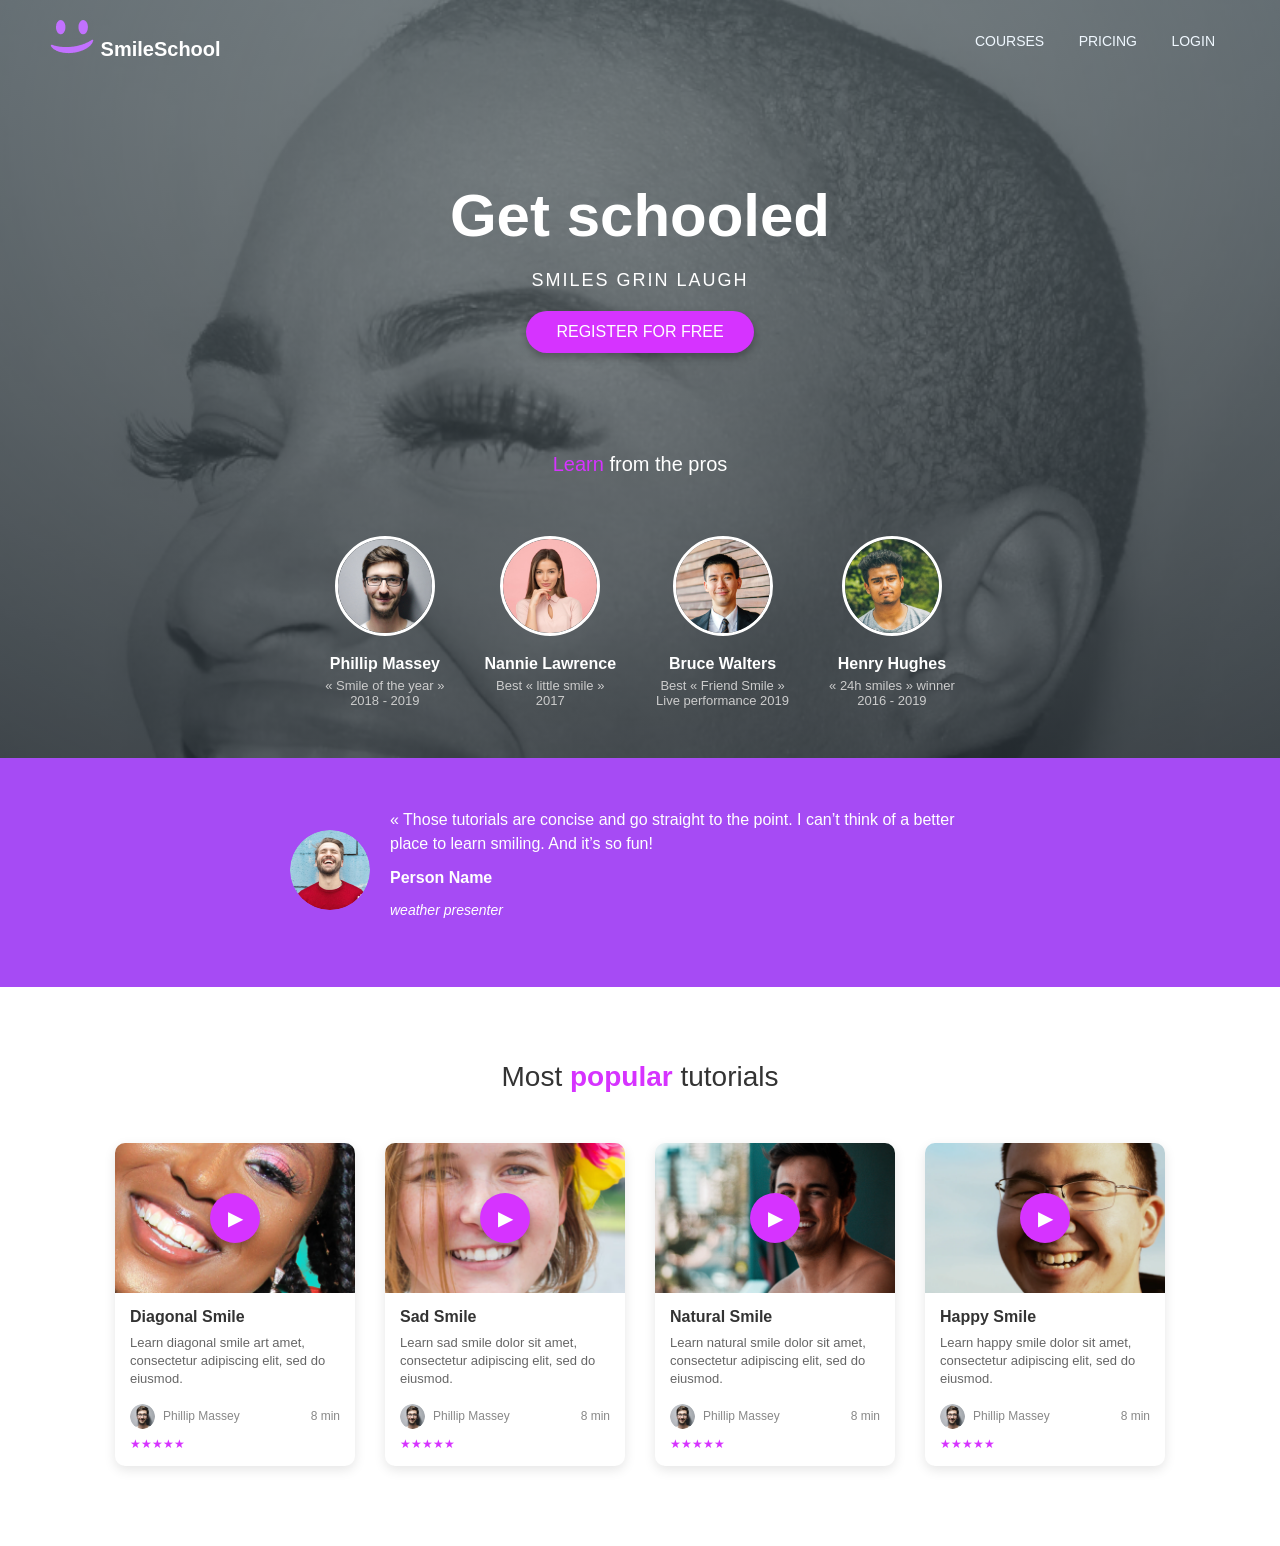
<file: css_advanced/index.html>
<!DOCTYPE html>
<html lang="en">

<head>
    <meta charset="UTF-8">
    <meta name="viewport" content="width=device-width, initial-scale=1.0">
    <title>SmileSchool</title>
    <!-- Link to external CSS -->
    <link rel="stylesheet" href="styles.css">
</head>

<body>
    <header>
        <div class="logo"><img src="images/smile.png"> SmileSchool</div>
        <nav>
            <a href="#">COURSES</a>
            <a href="#">PRICING</a>
            <a href="#">LOGIN</a>
        </nav>
    </header>

    <section class="hero">
        <h1>Get schooled</h1>
        <div class="tags">
            <span>SMILES</span>
            <span>GRIN</span>
            <span>LAUGH</span>
        </div>
        <button><a href="#" class="btn">REGISTER FOR FREE</a></button>
        <div class="subtext"><span class="highlight">Learn</span> from the pros</div>
    </section>

    <section class="profiles">
        <div class="profile">
            <img src="images/1.png" alt="Phillip Massey">
            <h3>Phillip Massey</h3>
            <p>« Smile of the year »<br>2018 - 2019</p>
        </div>
        <div class="profile">
            <img src="images/3.png" alt="Nannie Lawrence">
            <h3>Nannie Lawrence</h3>
            <p>Best « little smile »<br>2017</p>
        </div>
        <div class="profile">
            <img src="images/2.png" alt="Bruce Walters">
            <h3>Bruce Walters</h3>
            <p>Best « Friend Smile »<br>Live performance 2019</p>
        </div>
        <div class="profile">
            <img src="images/4.png" alt="Henry Hughes">
            <h3>Henry Hughes</h3>
            <p>« 24h smiles » winner<br>2016 - 2019</p>
        </div>
    </section>

    <section class="testimonial-section">
        <div class="testimonial-container">
            <img src="images/5.png" alt="Person Image">
            <div class="testimonial-text">
                <p>« Those tutorials are concise and go straight to the point. I can’t think of a better place to learn
                    smiling. And it’s so fun!</p>
                <p class="name">Person Name</p>
                <p class="role">weather presenter</p>
            </div>
        </div>
    </section>
    <section class="tutorials">
        <h2>Most <span class="highlight">popular</span> tutorials</h2>
        <div class="tutorial-list">

            <div class="tutorial-card">
                <div class="thumbnail">
                    <img src="images/9.png" alt="Diagonal Smile">
                    <div class="play-btn">▶</div>
                </div>
                <div class="tutorial-info">
                    <h3>Diagonal Smile</h3>
                    <p>Learn diagonal smile art amet, consectetur adipiscing elit, sed do eiusmod.</p>
                    <div class="tutorial-meta">
                        <div class="author">
                            <img src="images/1.png" alt="Phillip Massey">
                            <span>Phillip Massey</span>
                        </div>
                        <span>8 min</span>
                    </div>
                    <div class="stars">★★★★★</div>
                </div>
            </div>

            <div class="tutorial-card">
                <div class="thumbnail">
                    <img src="images/7.png" alt="Sad Smile">
                    <div class="play-btn">▶</div>
                </div>
                <div class="tutorial-info">
                    <h3>Sad Smile</h3>
                    <p>Learn sad smile dolor sit amet, consectetur adipiscing elit, sed do eiusmod.</p>
                    <div class="tutorial-meta">
                        <div class="author">
                            <img src="images/1.png" alt="Phillip Massey">
                            <span>Phillip Massey</span>
                        </div>
                        <span>8 min</span>
                    </div>
                    <div class="stars">★★★★★</div>
                </div>
            </div>

            <div class="tutorial-card">
                <div class="thumbnail">
                    <img src="images/8.png" alt="Natural Smile">
                    <div class="play-btn">▶</div>
                </div>
                <div class="tutorial-info">
                    <h3>Natural Smile</h3>
                    <p>Learn natural smile dolor sit amet, consectetur adipiscing elit, sed do eiusmod.</p>
                    <div class="tutorial-meta">
                        <div class="author">
                            <img src="images/1.png" alt="Phillip Massey">
                            <span>Phillip Massey</span>
                        </div>
                        <span>8 min</span>
                    </div>
                    <div class="stars">★★★★★</div>
                </div>
            </div>

            <div class="tutorial-card">
                <div class="thumbnail">
                    <img src="images/6.png" alt="Happy Smile">
                    <div class="play-btn">▶</div>
                </div>
                <div class="tutorial-info">
                    <h3>Happy Smile</h3>
                    <p>Learn happy smile dolor sit amet, consectetur adipiscing elit, sed do eiusmod.</p>
                    <div class="tutorial-meta">
                        <div class="author">
                            <img src="images/1.png" alt="Phillip Massey">
                            <span>Phillip Massey</span>
                        </div>
                        <span>8 min</span>
                    </div>
                    <div class="stars">★★★★★</div>
                </div>
            </div>

        </div>
    </section>

</body>

</html>
</file>
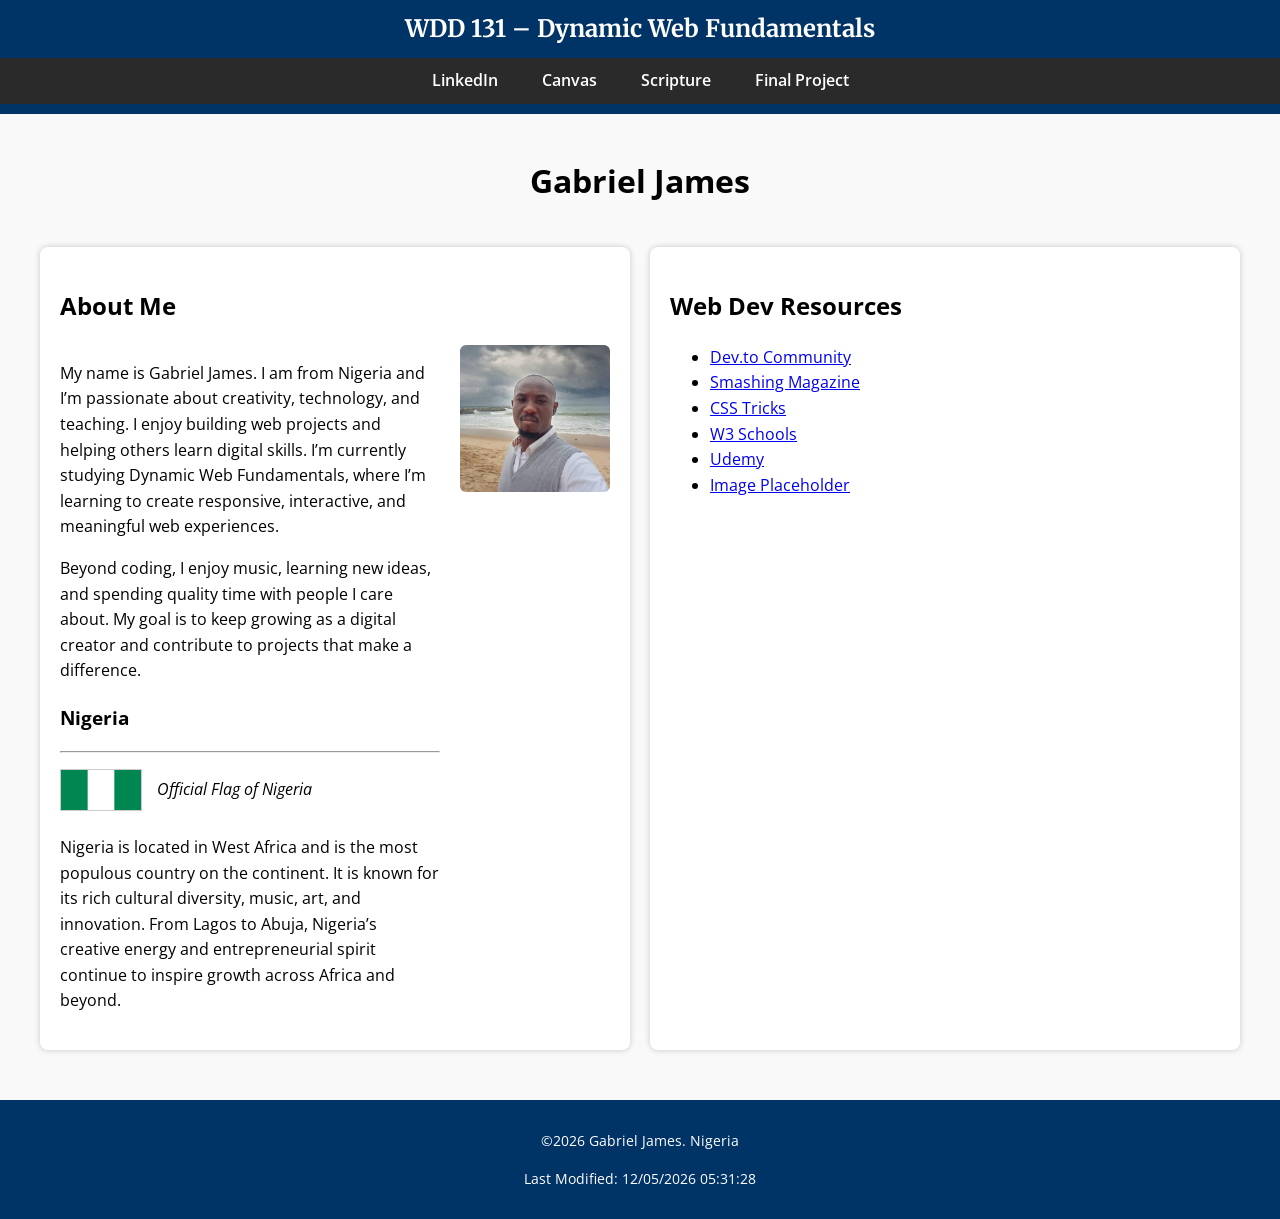
<file: OneDrive/Desktop/wdd131/index.html>
<!DOCTYPE html>
<html lang="en">

<head>
    <meta charset="UTF-8">
    <meta name="viewport" content="width=device-width, initial-scale=1.0">
    <title>WDD 131 – Dynamic Web Fundamentals – Gabriel James</title>
    <meta name="description"
        content="WDD 131 – Dynamic Web Fundamentals Gabriel James Home page with personal information, web development resources, and dynamic content.">
    <meta name="author" content="Gabriel James">
    <link rel="stylesheet" href="styles/base.css">
    <script src="scripts/getdates.js" defer></script>
</head>

<body>
    <header>
        <span id="course-title">WDD 131 – Dynamic Web Fundamentals</span>
        <nav>
            <a href="https://www.linkedin.com/in/gabriel-james-123456789/">LinkedIn</a>
            <a href="https://byupw.instructure.com/">Canvas</a>
            <a href="https://www.churchofjesuschrist.org/study/scriptures/bofm/1-ne/3?lang=eng&id=p7#p7">Scripture</a>
            <a href="#">Final Project</a>
        </nav>
    </header>

    <main>
        <h1>Gabriel James</h1>
        <section class="card">
            <h2>About Me</h2>
            <div class="about-container">
                <div class="text">
                    <p>My name is Gabriel James. I am from Nigeria and I’m passionate about creativity, technology, and
                        teaching.
                        I enjoy building web projects and helping others learn digital skills.
                        I’m currently studying Dynamic Web Fundamentals, where I’m learning to create responsive,
                        interactive, and meaningful web experiences.</p>

                    <p>Beyond coding, I enjoy music, learning new ideas, and spending quality time with people I care
                        about.
                        My goal is to keep growing as a digital creator and contribute to projects that make a
                        difference.</p>

                    <h3>Nigeria</h3>
                    <hr>
                    <div class="flag-section">
                        <img src="images/nigeria-flag.svg" alt="Flag of Nigeria">
                        <p><em>Official Flag of Nigeria</em></p>
                    </div>
                    <p>
                        Nigeria is located in West Africa and is the most populous country on the continent.
                        It is known for its rich cultural diversity, music, art, and innovation.
                        From Lagos to Abuja, Nigeria’s creative energy and entrepreneurial spirit continue to inspire
                        growth across Africa and beyond.
                    </p>
                </div>

                <div class="profile">
                    <img src="images/my-image.jpg" alt="Gabriel James">
                </div>
            </div>
        </section>

        <section class="card">
            <h2>Web Dev Resources</h2>
            <ul>
                <li><a href="https://dev.to" target="_blank">Dev.to Community</a></li>
                <li><a href="https://www.smashingmagazine.com" target="_blank">Smashing Magazine</a></li>
                <li><a href="https://css-tricks.com" target="_blank">CSS Tricks</a></li>
                <li><a href="https://www.w3schools.com" target="_blank">W3 Schools</a></li>
                <li><a href="https://www.udemy.com" target="_blank">Udemy</a></li>
                <li><a href="https://placeholder.com" target="_blank">Image Placeholder</a></li>
            </ul>
        </section>
    </main>

    <footer>
        <p>&copy;<span id="currentyear"></span> Gabriel James. Nigeria</p>
        <p id="lastModified"></p>
    </footer>
</body>

</html>
</file>
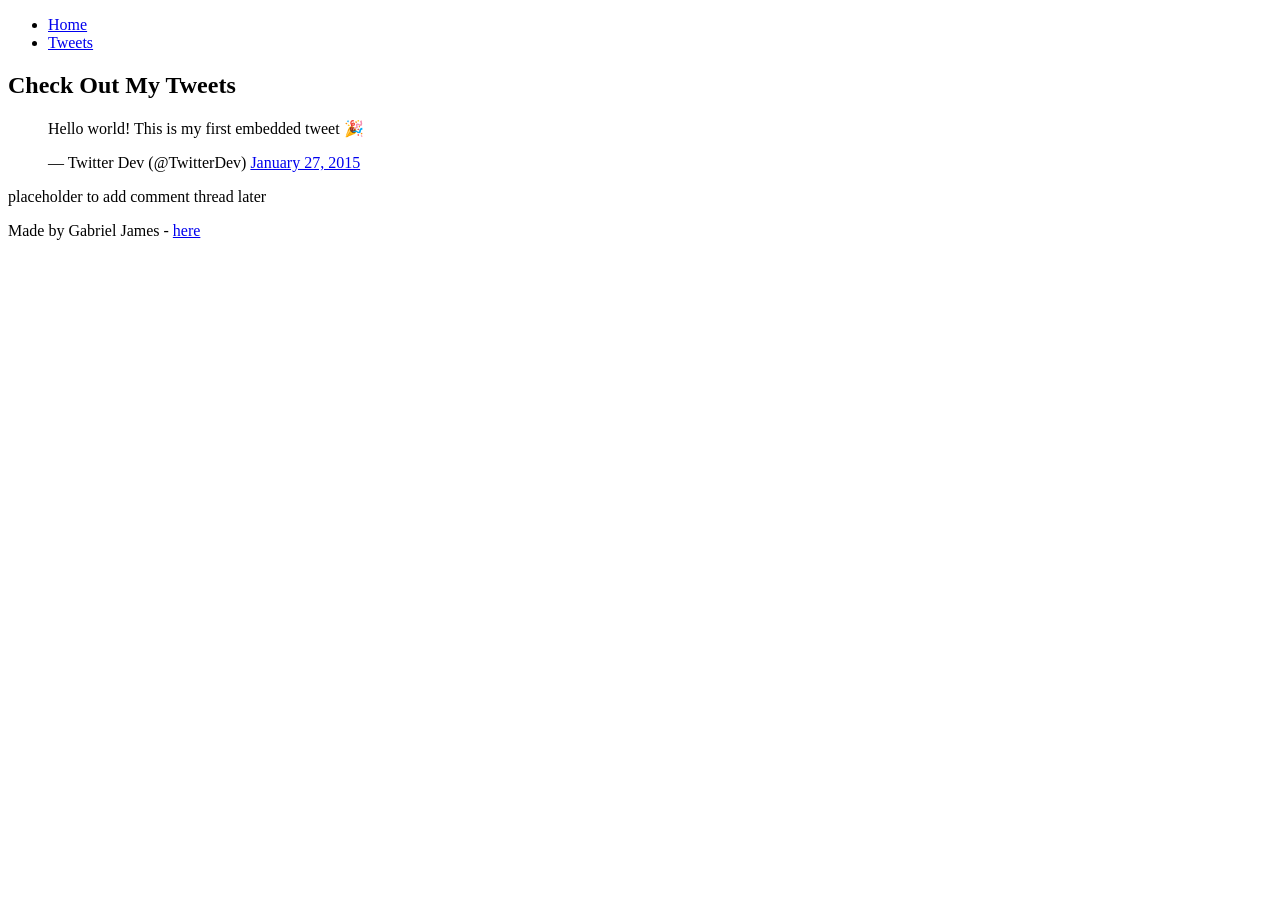
<file: css_basic/tweets.html>
<!DOCTYPE html>
<html lang="en">

<head>
    <meta charset="UTF-8">
    <title>My Tweets</title>
</head>

<body>
    <header>
        <ul>
            <li><a href="index.html">Home</a></li>
            <li><a href="tweets.html">Tweets</a></li>
        </ul>
    </header>

    <main>
        <article>
            <h1>Check Out My Tweets</h1>
            <!-- Embedded Tweet -->
            <blockquote class="twitter-tweet">
                <p lang="en" dir="ltr">Hello world! This is my first embedded tweet 🎉</p>
                &mdash; Twitter Dev (@TwitterDev)
                <a href="https://twitter.com/TwitterDev/status/560070183650213889">January 27, 2015</a>
            </blockquote>
            <script async src="https://platform.twitter.com/widgets.js" charset="utf-8"></script>
        </article>

        <aside>
            <p>placeholder to add comment thread later</p>
        </aside>
    </main>

    <footer>
        <p>Made by Gabriel James - <a href="https://github.com/Gabbyjay20" target="_blank">here</a></p>
    </footer>
</body>

</html>
</file>
<file: css_advanced/styles.css>
/* Reset */
* {
    margin: 0;
    padding: 0;
    box-sizing: border-box;
}

body {
    font-family: Arial, Helvetica, sans-serif;
    color: white;
    background: linear-gradient(rgba(85, 99, 104, 0.6), rgba(0, 0, 0, 0.6)),
        url('images/Object.png') no-repeat center center/cover;
    min-height: 100vh;
}

/* Header */
header {
    display: flex;
    justify-content: space-between;
    align-items: center;
    padding: 20px 50px;
}

header .logo {

    font-weight: bold;
    font-size: 20px;
}

nav a {
    color: aliceblue;
    margin: 0 15px;
    text-decoration: none;
    font-size: 14px;
    cursor: pointer;
    transition: color 0.3s;
}

nav a:hover {
    color: #d633ff;
}

/* Hero Section */
.hero {
    text-align: center;
    margin-top: 100px;
}

.hero h1 {
    font-size: 60px;
    font-weight: bold;
}

.hero .tags {
    margin: 20px 0;
    font-size: 18px;
    letter-spacing: 2px;
}

.hero button {
    background: #d633ff;
    border: none;
    padding: 12px 30px;
    border-radius: 25px;
    font-size: 16px;
    cursor: pointer;
    transition: 0.3s;
    box-shadow: 0 4px 8px rgba(0, 0, 0, 0.3);
}

.hero button:hover {
    background: #a020f0;
}

.hero button a {
    text-decoration: none;
    color: white;
}

.subtext {
    margin-top: 100px;
    font-size: 20px;
}

.subtext .highlight {
    color: #d633ff;
}

/* Profiles */
.profiles {
    display: flex;
    justify-content: center;
    gap: 40px;
    margin-top: 60px;
    padding-bottom: 50px;
}

.profile {
    text-align: center;
    max-width: 150px;
}

.profile img {
    width: 100px;
    height: 100px;
    border-radius: 50%;
    border: 3px solid white;
    margin-bottom: 15px;
}

.profile h3 {
    font-size: 16px;
    margin-bottom: 5px;
}

.profile p {
    font-size: 13px;
    color: #ccc;
}

/* Testimonial Section */
.testimonial-section {
    background-color: #a64bf4;
    padding: 50px;
    display: flex;
    align-items: center;
    justify-content: center;
}

.testimonial-container {
    display: flex;
    align-items: center;
    max-width: 800px;
    color: white;
}

.testimonial-container img {
    width: 80px;
    height: 80px;
    border-radius: 50%;
    margin-right: 20px;
}

.testimonial-text {
    max-width: 600px;
}

.testimonial-text p {
    margin: 0 0 10px;
    font-size: 16px;
    line-height: 1.5;
}

.testimonial-text .name {
    font-weight: bold;
}

.testimonial-text .role {
    font-style: italic;
    font-size: 14px;
}

/* Tutorials Section */
.tutorials {
    background: #fff;
    color: #333;
    padding: 80px 60px;
    text-align: center;
    position: relative;
}

.tutorials::before {
    content: "";
    display: block;
    width: 100%;
    height: 6px;
    background: #a64bf4;
    position: absolute;
    top: 0;
    left: 0;
}

.tutorials h2 {
    font-size: 28px;
    margin-bottom: 50px;
    font-weight: normal;
}

.tutorials h2 .highlight {
    color: #d633ff;
    font-weight: bold;
}

.tutorial-list {
    display: flex;
    justify-content: center;
    gap: 30px;
    flex-wrap: wrap;
}

.tutorial-card {
    background: #fff;
    border-radius: 10px;
    box-shadow: 0 4px 12px rgba(0, 0, 0, 0.1);
    max-width: 240px;
    text-align: left;
    overflow: hidden;
    transition: transform 0.3s;
}

.tutorial-card:hover {
    transform: translateY(-5px);
}

.tutorial-card .thumbnail {
    position: relative;
}

.tutorial-card img {
    width: 100%;
    height: 150px;
    object-fit: cover;
    display: block;
}

.play-btn {
    position: absolute;
    top: 50%;
    left: 50%;
    transform: translate(-50%, -50%);
    background: #d633ff;
    border-radius: 50%;
    width: 50px;
    height: 50px;
    display: flex;
    align-items: center;
    justify-content: center;
    color: white;
    font-size: 20px;
    cursor: pointer;
    box-shadow: 0 4px 8px rgba(0, 0, 0, 0.3);
}

.tutorial-info {
    padding: 15px;
}

.tutorial-info h3 {
    font-size: 16px;
    margin-bottom: 8px;
    font-weight: bold;
}

.tutorial-info p {
    font-size: 13px;
    color: #666;
    margin-bottom: 15px;
    line-height: 1.4;
}

.tutorial-meta {
    display: flex;
    align-items: center;
    justify-content: space-between;
    font-size: 12px;
    color: #888;
}

.tutorial-meta .author {
    display: flex;
    align-items: center;
}

.tutorial-meta img {
    width: 25px;
    height: 25px;
    border-radius: 50%;
    margin-right: 8px;
}

.stars {
    margin-top: 8px;
    color: #d633ff;
    font-size: 12px;
}

/* Footer */
footer {
    background: #0a0a0a;
    color: #ccc;
    padding: 40px 20px;
    text-align: center;
}

footer .footer-logo {
    font-size: 20px;
    font-weight: bold;
    margin-bottom: 15px;
    color: white;
}

footer nav {
    margin-bottom: 15px;
}

footer nav a {
    color: #ccc;
    margin: 0 10px;
    text-decoration: none;
    font-size: 14px;
    transition: color 0.3s;
}

footer nav a:hover {
    color: #d633ff;
}

footer p {
    font-size: 12px;
    color: #777;
}
</file>
<file: OneDrive/Desktop/wdd131/styles/base.css>
/* Import Google Fonts */
@import url('https://fonts.googleapis.com/css2?family=Merriweather:wght@300;400;700&family=Open+Sans:wght@400;600&display=swap');

body {
  font-family: 'Open Sans', sans-serif;
  margin: 0;
  background-color: #f9f9f9;
  line-height: 1.6;
}

header {
  background-color: #003366;
  color: white;
  text-align: center;
  padding: 10px 0;
}

#course-title {
  display: block;
  text-align: center;
  font-size: 1.5em;
  font-weight: bold;
  margin-bottom: 10px;
  font-family: 'Merriweather', serif;
}

.highlight {
  color: #e0da38;
}

nav {
  background-color: #2b2a2a;
  padding: 10px 0;
}

nav a {
  color: white;
  text-decoration: none;
  margin: 0 20px;
  font-weight: 600;
}

nav a:hover {
  color: #e0da38;
}

main {
  max-width: 1200px;
  margin: 0 auto;
  padding: 20px;
  display: grid;
  grid-template-columns: 1fr 1fr;
  gap: 20px;
}

.card {
  background-color: white;
  border-radius: 8px;
  box-shadow: 0 0 6px rgba(0, 0, 0, 0.2);
  padding: 20px;
}

.about-container {
  display: flex;
  justify-content: space-between;
  gap: 20px;
  align-items: flex-start;
}

.text {
  flex: 2;
}

.profile img {
  width: 150px;
  border-radius: 6px;
}

h1 {
  grid-column: 1 / -1;
  text-align: center;
  margin-bottom: 20px;
}

.flag-section {
  display: flex;
  align-items: center;
  gap: 15px;
}

.flag-section img {
  width: 80px;
  border: 1px solid #ccc;
}

.resources ul {
  list-style: none;
  padding: 0;
}

.resources li {
  margin-bottom: 8px;
}

.resources a {
  text-decoration: none;
  color: purple;
}

.resources a:hover {
  text-decoration: underline;
}

footer {
  background-color: #003366;
  color: white;
  text-align: center;
  padding: 15px;
  margin-top: 30px;
  font-size: 0.9rem;
}

.last-mod {
  color: #f0db4f;
}
</file>
